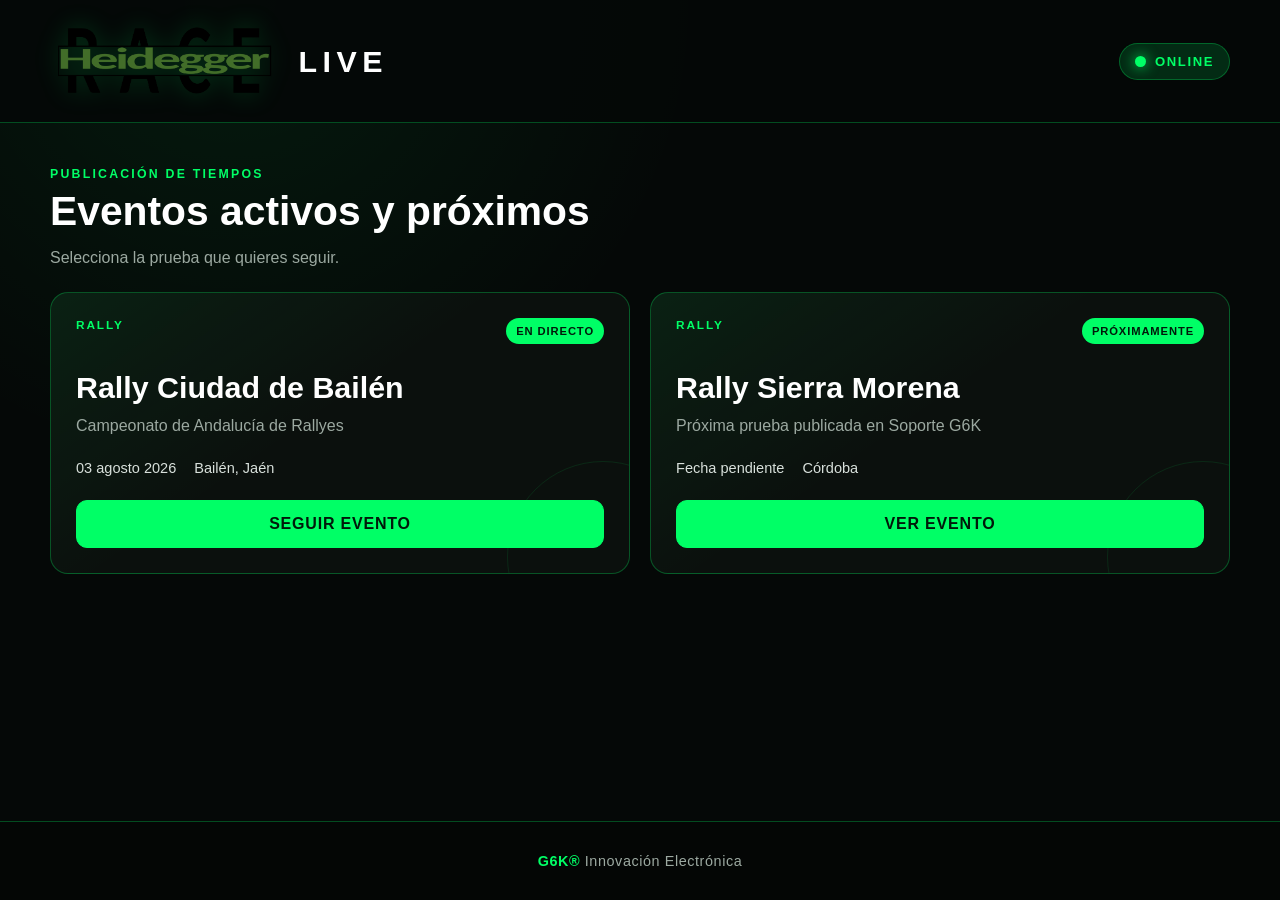
<file: tiempos/index.html>
<!DOCTYPE html>
<html lang="es">
<head>
  <meta charset="UTF-8">
  <meta name="viewport" content="width=device-width, initial-scale=1.0">
  <meta name="theme-color" content="#050807">
  <title>Heidegger Live</title>
  <style>
    :root{--bg:#050807;--panel:#0b100d;--green:#00ff66;--green-soft:rgba(0,255,102,.15);--white:#fff;--muted:#9ca9a1;--line:rgba(0,255,102,.28)}
    *{box-sizing:border-box;margin:0;padding:0} html{color-scheme:dark}
    body{min-height:100vh;display:flex;flex-direction:column;background:radial-gradient(circle at 18% 0%,rgba(0,255,102,.08),transparent 34%),var(--bg);color:var(--white);font-family:Arial,Helvetica,sans-serif}
    .site-header{border-bottom:1px solid var(--line);background:rgba(5,8,7,.94)}
    .header-inner{width:min(1180px,calc(100% - 32px));min-height:122px;margin:auto;display:flex;align-items:center;justify-content:space-between;gap:24px}
    .brand{display:flex;align-items:center;gap:22px;min-width:0}.brand-logo{width:auto;height:82px;display:block;object-fit:contain;filter:drop-shadow(0 0 12px rgba(0,255,102,.22))}
    .brand-live{color:var(--white);font-size:clamp(1.35rem,2.4vw,1.9rem);font-weight:900;letter-spacing:.18em;line-height:1}
    .online-status{display:inline-flex;align-items:center;gap:9px;padding:10px 15px;border:1px solid var(--line);border-radius:999px;background:var(--green-soft);color:var(--green);font-size:.82rem;font-weight:900;letter-spacing:.12em;white-space:nowrap}.online-light{width:11px;height:11px;border-radius:50%;background:var(--green);box-shadow:0 0 14px var(--green)}
    main{width:min(1180px,calc(100% - 32px));flex:1;margin:0 auto;padding:44px 0 60px}.section-heading{margin-bottom:22px}.section-kicker{display:block;margin-bottom:8px;color:var(--green);font-size:.77rem;font-weight:900;letter-spacing:.18em;text-transform:uppercase}.section-title{font-size:clamp(1.7rem,4vw,2.55rem);line-height:1.12}.section-text{margin-top:10px;color:var(--muted);line-height:1.6}
    .events-grid{display:grid;grid-template-columns:repeat(2,minmax(0,1fr));gap:20px}.event-card{position:relative;overflow:hidden;min-height:250px;display:flex;flex-direction:column;padding:25px;border:1px solid var(--line);border-radius:18px;background:linear-gradient(145deg,rgba(0,255,102,.07),transparent 46%),var(--panel)}
    .event-card::after{content:"";position:absolute;right:-70px;bottom:-80px;width:190px;height:190px;border:1px solid rgba(0,255,102,.10);border-radius:50%}.event-top{position:relative;z-index:1;display:flex;justify-content:space-between;align-items:flex-start;gap:16px}.event-type{color:var(--green);font-size:.74rem;font-weight:900;letter-spacing:.16em;text-transform:uppercase}.event-state{padding:7px 10px;border-radius:999px;background:var(--green);color:#001a0a;font-size:.7rem;font-weight:900;letter-spacing:.08em;white-space:nowrap}
    .event-card h2{position:relative;z-index:1;margin-top:26px;font-size:clamp(1.35rem,3vw,1.9rem);line-height:1.18}.event-championship{position:relative;z-index:1;margin-top:8px;color:var(--muted);line-height:1.5}.event-meta{position:relative;z-index:1;display:flex;flex-wrap:wrap;gap:10px 18px;margin-top:22px;color:#d8e0db;font-size:.91rem}.event-action{position:relative;z-index:1;width:100%;margin-top:auto;padding-top:24px}.event-button{width:100%;display:inline-flex;align-items:center;justify-content:center;min-height:48px;border:1px solid var(--green);border-radius:11px;background:var(--green);color:#001a0a;font:inherit;font-weight:900;letter-spacing:.05em;text-decoration:none;cursor:pointer}.event-button:hover{filter:brightness(1.08)}
    .site-footer{border-top:1px solid var(--line);background:#040605}.footer-inner{width:min(1180px,calc(100% - 32px));min-height:78px;margin:auto;display:flex;align-items:center;justify-content:center;color:var(--muted);font-size:.9rem;letter-spacing:.04em;text-align:center}.footer-inner strong{color:var(--green)}
    @media(max-width:760px){.header-inner{min-height:102px}.brand-logo{width:auto;height:66px}.brand-live{font-size:1.12rem}.online-status{padding:9px 11px;font-size:.7rem}main{padding-top:32px}.events-grid{grid-template-columns:1fr}}
    @media(max-width:440px){.header-inner,main,.footer-inner{width:min(100% - 22px,1180px)}.header-inner{gap:12px}.brand{gap:12px}.brand-logo{width:auto;height:54px}.brand-live{font-size:.96rem}.online-status{gap:6px;padding:8px 9px}.online-light{width:9px;height:9px}.event-card{padding:21px}}
  </style>
</head>
<body>
  <header class="site-header">
    <div class="header-inner">
      <div class="brand">
        <img class="brand-logo" src="../heideggerRACE.png" alt="Logotipo Heidegger" onerror="this.style.display='none'">
        <span class="brand-live">LIVE</span>
      </div>
      <div class="online-status" aria-label="Sistema online"><span class="online-light"></span>ONLINE</div>
    </div>
  </header>

  <main>
    <section aria-labelledby="eventos-title">
      <div class="section-heading">
        <span class="section-kicker">Publicación de tiempos</span>
        <h1 class="section-title" id="eventos-title">Eventos activos y próximos</h1>
        <p class="section-text">Selecciona la prueba que quieres seguir.</p>
      </div>

      <div class="events-grid">
        <article class="event-card">
          <div class="event-top"><span class="event-type">Rally</span><span class="event-state">EN DIRECTO</span></div>
          <h2>Rally Ciudad de Bailén</h2>
          <p class="event-championship">Campeonato de Andalucía de Rallyes</p>
          <div class="event-meta"><span>03 agosto 2026</span><span>Bailén, Jaén</span></div>
          <div class="event-action"><a class="event-button" href="./evento.html?evento=rally-ciudad-bailen">SEGUIR EVENTO</a></div>
        </article>

        <article class="event-card">
          <div class="event-top"><span class="event-type">Rally</span><span class="event-state">PRÓXIMAMENTE</span></div>
          <h2>Rally Sierra Morena</h2>
          <p class="event-championship">Próxima prueba publicada en Soporte G6K</p>
          <div class="event-meta"><span>Fecha pendiente</span><span>Córdoba</span></div>
          <div class="event-action"><a class="event-button" href="./evento.html?evento=rally-sierra-morena">VER EVENTO</a></div>
        </article>
      </div>
    </section>
  </main>

  <footer class="site-footer"><div class="footer-inner"><span><strong>G6K®</strong> Innovación Electrónica</span></div></footer>
</body>
</html>
</file>
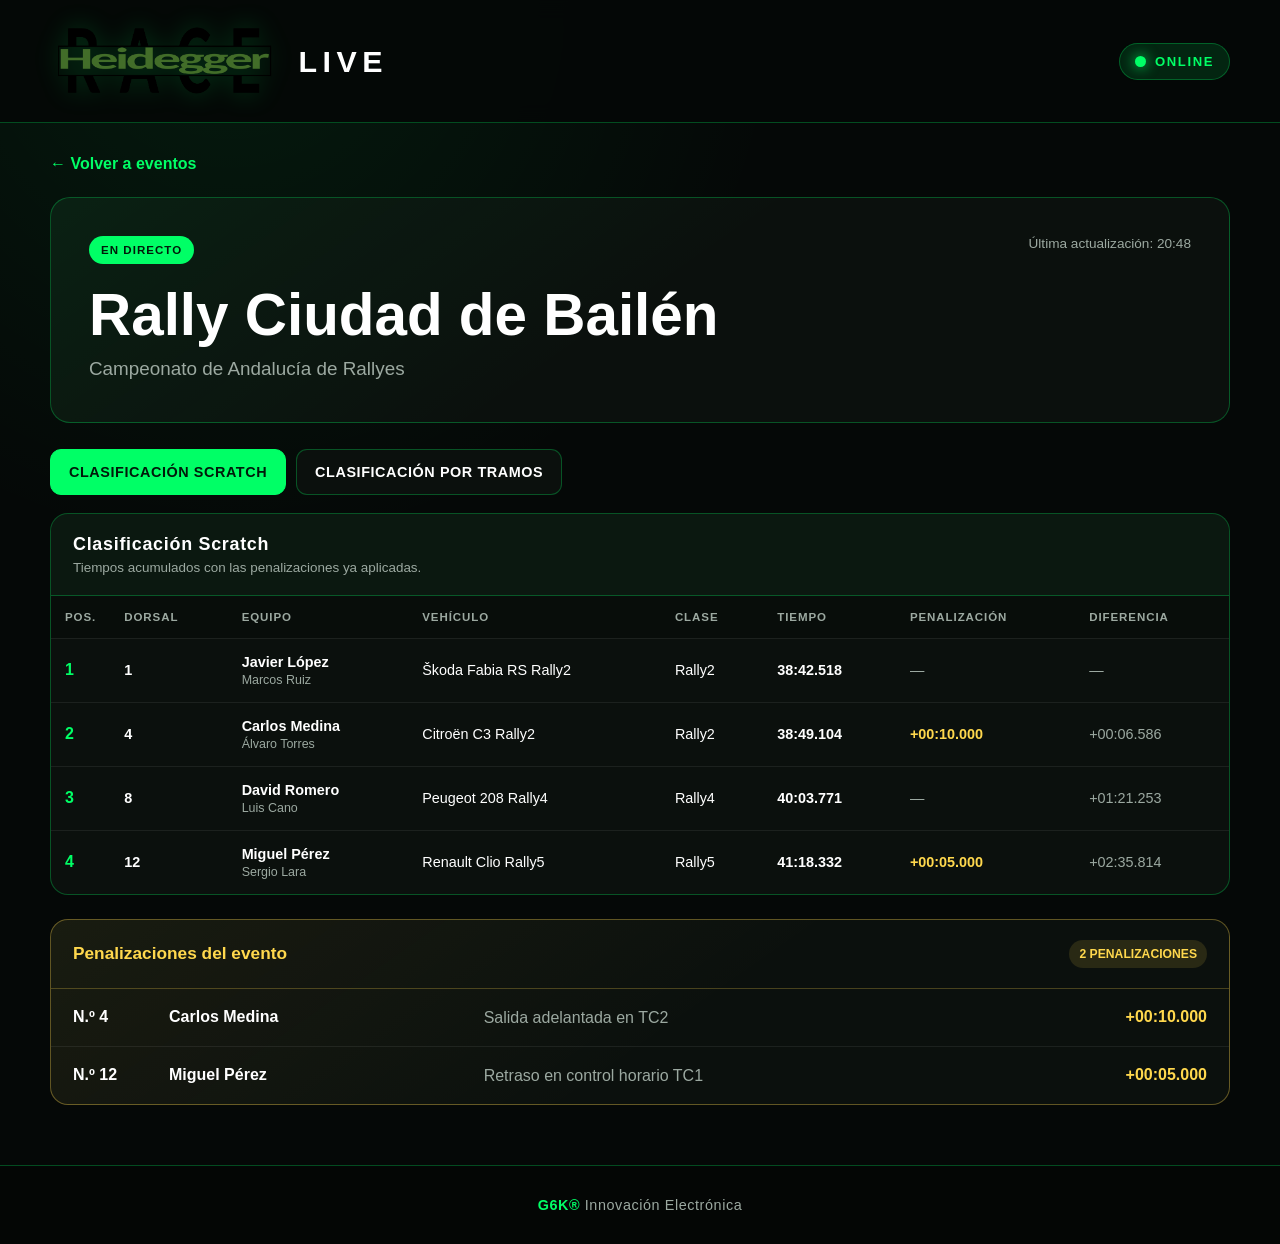
<file: tiempos/evento.html>
<!DOCTYPE html>
<html lang="es">
<head>
  <meta charset="UTF-8">
  <meta name="viewport" content="width=device-width, initial-scale=1.0">
  <meta name="theme-color" content="#050807">
  <title>Evento | Heidegger Live</title>

  <style>
    :root{
      --bg:#050807;
      --panel:#0b100d;
      --panel-2:#0f1712;
      --green:#00ff66;
      --green-soft:rgba(0,255,102,.12);
      --white:#ffffff;
      --muted:#9ca9a1;
      --line:rgba(0,255,102,.28);
      --yellow:#ffd84d;
    }

    *{box-sizing:border-box;margin:0;padding:0}
    html{color-scheme:dark}

    body{
      min-height:100vh;
      display:flex;
      flex-direction:column;
      background:radial-gradient(circle at 18% 0%,rgba(0,255,102,.08),transparent 34%),var(--bg);
      color:var(--white);
      font-family:Arial,Helvetica,sans-serif;
    }

    .site-header{
      border-bottom:1px solid var(--line);
      background:rgba(5,8,7,.94);
      backdrop-filter:blur(10px);
    }

    .header-inner{
      width:min(1180px,calc(100% - 32px));
      min-height:122px;
      margin:auto;
      display:flex;
      align-items:center;
      justify-content:space-between;
      gap:24px;
    }

    .brand{display:flex;align-items:center;gap:22px;min-width:0}

    .brand-logo{
      width:auto;
      height:82px;
      display:block;
      object-fit:contain;
      filter:drop-shadow(0 0 12px rgba(0,255,102,.22));
    }

    .brand-live{
      color:var(--white);
      font-size:clamp(1.35rem,2.4vw,1.9rem);
      font-weight:900;
      letter-spacing:.18em;
      line-height:1;
    }

    .online-status{
      display:inline-flex;
      align-items:center;
      gap:9px;
      padding:10px 15px;
      border:1px solid var(--line);
      border-radius:999px;
      background:var(--green-soft);
      color:var(--green);
      font-size:.82rem;
      font-weight:900;
      letter-spacing:.12em;
      white-space:nowrap;
    }

    .online-light{
      width:11px;
      height:11px;
      border-radius:50%;
      background:var(--green);
      box-shadow:0 0 14px var(--green);
    }

    main{
      width:min(1180px,calc(100% - 32px));
      flex:1;
      margin:0 auto;
      padding:32px 0 60px;
    }

    .back-link{
      display:inline-flex;
      align-items:center;
      gap:8px;
      margin-bottom:24px;
      color:var(--green);
      font-weight:800;
      text-decoration:none;
    }

    .back-link:hover{text-decoration:underline}

    .event-head{
      padding:clamp(24px,4vw,38px);
      border:1px solid var(--line);
      border-radius:20px;
      background:linear-gradient(145deg,rgba(0,255,102,.07),transparent 50%),var(--panel);
    }

    .event-head-top{
      display:flex;
      align-items:flex-start;
      justify-content:space-between;
      gap:18px;
      flex-wrap:wrap;
    }

    .event-status{
      display:inline-flex;
      padding:8px 12px;
      border-radius:999px;
      background:var(--green);
      color:#001a0a;
      font-size:.72rem;
      font-weight:900;
      letter-spacing:.09em;
    }

    .event-update{color:var(--muted);font-size:.85rem}

    .event-title{
      margin-top:20px;
      font-size:clamp(2rem,5vw,3.65rem);
      line-height:1.05;
    }

    .event-subtitle{
      margin-top:10px;
      color:var(--muted);
      font-size:clamp(1rem,2vw,1.18rem);
      line-height:1.5;
    }

    .tabs{
      display:flex;
      gap:10px;
      margin:26px 0 18px;
      overflow-x:auto;
      scrollbar-width:none;
    }

    .tabs::-webkit-scrollbar{display:none}

    .tab-button{
      min-height:46px;
      padding:0 18px;
      border:1px solid var(--line);
      border-radius:11px;
      background:var(--panel);
      color:var(--white);
      font:inherit;
      font-size:.9rem;
      font-weight:900;
      letter-spacing:.04em;
      white-space:nowrap;
      cursor:pointer;
    }

    .tab-button.active{
      border-color:var(--green);
      background:var(--green);
      color:#001a0a;
    }

    .tab-panel{display:none}
    .tab-panel.active{display:block}

    .section-card{
      border:1px solid var(--line);
      border-radius:18px;
      background:var(--panel);
      overflow:hidden;
    }

    .section-header{
      display:flex;
      justify-content:space-between;
      align-items:center;
      gap:16px;
      flex-wrap:wrap;
      padding:20px 22px;
      border-bottom:1px solid var(--line);
      background:rgba(0,255,102,.035);
    }

    .section-title{font-size:1.12rem;letter-spacing:.04em}
    .section-note{margin-top:5px;color:var(--muted);font-size:.84rem}

    .stage-select{
      min-height:40px;
      padding:0 38px 0 12px;
      border:1px solid var(--line);
      border-radius:9px;
      background:var(--panel-2);
      color:var(--white);
      font:inherit;
      font-size:.88rem;
      font-weight:700;
    }

    .table-wrap{width:100%;overflow-x:auto}

    table{
      width:100%;
      min-width:900px;
      border-collapse:collapse;
    }

    th,td{
      padding:15px 14px;
      border-bottom:1px solid rgba(255,255,255,.07);
      text-align:left;
      white-space:nowrap;
    }

    th{
      color:var(--muted);
      font-size:.72rem;
      letter-spacing:.08em;
      text-transform:uppercase;
      background:#080d0a;
    }

    td{font-size:.9rem}
    tbody tr:hover{background:rgba(0,255,102,.035)}
    tbody tr:last-child td{border-bottom:0}

    .position{width:54px;color:var(--green);font-size:1rem;font-weight:900}
    .bib{font-weight:900}
    .team-main{display:block;font-weight:800}
    .team-co{display:block;margin-top:3px;color:var(--muted);font-size:.78rem}
    .time{font-weight:900;font-variant-numeric:tabular-nums}
    .gap{color:var(--muted);font-variant-numeric:tabular-nums}
    .penalty{color:var(--yellow);font-weight:900;font-variant-numeric:tabular-nums}
    .no-penalty{color:var(--muted)}

    .penalties-card{
      margin-top:24px;
      border:1px solid rgba(255,216,77,.35);
      border-radius:18px;
      background:linear-gradient(145deg,rgba(255,216,77,.06),transparent 55%),var(--panel);
      overflow:hidden;
    }

    .penalties-header{
      display:flex;
      align-items:center;
      justify-content:space-between;
      gap:16px;
      padding:20px 22px;
      border-bottom:1px solid rgba(255,216,77,.25);
    }

    .penalties-title{color:var(--yellow);font-size:1.08rem}

    .penalty-count{
      padding:7px 10px;
      border-radius:999px;
      background:rgba(255,216,77,.12);
      color:var(--yellow);
      font-size:.76rem;
      font-weight:900;
    }

    .penalty-list{list-style:none}

    .penalty-item{
      display:grid;
      grid-template-columns:80px minmax(180px,1fr) minmax(220px,2fr) 110px;
      gap:16px;
      align-items:center;
      padding:17px 22px;
      border-bottom:1px solid rgba(255,255,255,.07);
    }

    .penalty-item:last-child{border-bottom:0}
    .penalty-bib{color:var(--white);font-weight:900}
    .penalty-driver{font-weight:800}
    .penalty-reason{color:var(--muted);line-height:1.45}
    .penalty-value{color:var(--yellow);font-weight:900;text-align:right}

    .site-footer{border-top:1px solid var(--line);background:#040605}

    .footer-inner{
      width:min(1180px,calc(100% - 32px));
      min-height:78px;
      margin:auto;
      display:flex;
      align-items:center;
      justify-content:center;
      color:var(--muted);
      font-size:.9rem;
      letter-spacing:.04em;
      text-align:center;
    }

    .footer-inner strong{color:var(--green)}

    @media(max-width:760px){
      .header-inner{min-height:102px}
      .brand-logo{height:66px}
      .brand-live{font-size:1.12rem}
      .online-status{padding:9px 11px;font-size:.7rem}
      main{padding-top:26px}
      .penalty-item{grid-template-columns:60px 1fr auto}
      .penalty-reason{grid-column:2 / 4}
    }

    @media(max-width:440px){
      .header-inner,main,.footer-inner{width:min(100% - 22px,1180px)}
      .header-inner{gap:12px}
      .brand{gap:12px}
      .brand-logo{height:54px}
      .brand-live{font-size:.96rem}
      .online-status{gap:6px;padding:8px 9px}
      .online-light{width:9px;height:9px}
      .section-header,.penalties-header{padding:17px}
      .penalty-item{padding:16px 17px}
    }
  </style>
</head>
<body>
  <header class="site-header">
    <div class="header-inner">
      <div class="brand">
        <img class="brand-logo" src="../heideggerRACE.png" alt="Logotipo Heidegger" onerror="this.style.display='none'">
        <span class="brand-live">LIVE</span>
      </div>

      <div class="online-status" aria-label="Sistema online">
        <span class="online-light"></span>
        ONLINE
      </div>
    </div>
  </header>

  <main>
    <a class="back-link" href="index.html">← Volver a eventos</a>

    <section class="event-head">
      <div class="event-head-top">
        <span class="event-status" id="eventStatus">EN DIRECTO</span>
        <span class="event-update">Última actualización: 20:48</span>
      </div>

      <h1 class="event-title" id="eventTitle">Rally Ciudad de Bailén</h1>
      <p class="event-subtitle" id="eventSubtitle">Campeonato de Andalucía de Rallyes</p>
    </section>

    <nav class="tabs" aria-label="Clasificaciones del evento">
      <button class="tab-button active" type="button" data-tab="scratch">CLASIFICACIÓN SCRATCH</button>
      <button class="tab-button" type="button" data-tab="tramos">CLASIFICACIÓN POR TRAMOS</button>
    </nav>

    <section class="tab-panel active" id="scratch">
      <div class="section-card">
        <div class="section-header">
          <div>
            <h2 class="section-title">Clasificación Scratch</h2>
            <p class="section-note">Tiempos acumulados con las penalizaciones ya aplicadas.</p>
          </div>
        </div>

        <div class="table-wrap">
          <table>
            <thead>
              <tr>
                <th>Pos.</th>
                <th>Dorsal</th>
                <th>Equipo</th>
                <th>Vehículo</th>
                <th>Clase</th>
                <th>Tiempo</th>
                <th>Penalización</th>
                <th>Diferencia</th>
              </tr>
            </thead>
            <tbody id="scratchBody"></tbody>
          </table>
        </div>
      </div>
    </section>

    <section class="tab-panel" id="tramos">
      <div class="section-card">
        <div class="section-header">
          <div>
            <h2 class="section-title">Clasificación por tramos</h2>
            <p class="section-note">Selecciona el tramo para consultar su clasificación.</p>
          </div>

          <select class="stage-select" id="stageSelect" aria-label="Seleccionar tramo">
            <option value="TC1">TC1 · El Rumblar</option>
            <option value="TC2">TC2 · Sierra Morena</option>
            <option value="TC3">TC3 · La Dehesilla</option>
          </select>
        </div>

        <div class="table-wrap">
          <table>
            <thead>
              <tr>
                <th>Pos.</th>
                <th>Dorsal</th>
                <th>Equipo</th>
                <th>Vehículo</th>
                <th>Tiempo tramo</th>
                <th>Penalización</th>
                <th>Tiempo total</th>
                <th>Diferencia</th>
              </tr>
            </thead>
            <tbody id="stageBody"></tbody>
          </table>
        </div>
      </div>
    </section>

    <section class="penalties-card" aria-labelledby="penaltiesTitle">
      <div class="penalties-header">
        <h2 class="penalties-title" id="penaltiesTitle">Penalizaciones del evento</h2>
        <span class="penalty-count" id="penaltyCount">2 PENALIZACIONES</span>
      </div>
      <ul class="penalty-list" id="penaltyList"></ul>
    </section>
  </main>

  <footer class="site-footer">
    <div class="footer-inner">
      <span><strong>G6K®</strong> Innovación Electrónica</span>
    </div>
  </footer>

  <script>
    const eventos = {
      "rally-ciudad-bailen": {
        titulo: "Rally Ciudad de Bailén",
        subtitulo: "Campeonato de Andalucía de Rallyes",
        estado: "EN DIRECTO"
      },
      "rally-sierra-morena": {
        titulo: "Rally Sierra Morena",
        subtitulo: "Próxima prueba publicada en Soporte G6K",
        estado: "PRÓXIMAMENTE"
      }
    };

    const clasificacionScratch = [
      {pos:1,dorsal:1,piloto:"Javier López",copiloto:"Marcos Ruiz",vehiculo:"Škoda Fabia RS Rally2",clase:"Rally2",tiempo:"38:42.518",penalizacion:"—",diferencia:"—"},
      {pos:2,dorsal:4,piloto:"Carlos Medina",copiloto:"Álvaro Torres",vehiculo:"Citroën C3 Rally2",clase:"Rally2",tiempo:"38:49.104",penalizacion:"+00:10.000",diferencia:"+00:06.586"},
      {pos:3,dorsal:8,piloto:"David Romero",copiloto:"Luis Cano",vehiculo:"Peugeot 208 Rally4",clase:"Rally4",tiempo:"40:03.771",penalizacion:"—",diferencia:"+01:21.253"},
      {pos:4,dorsal:12,piloto:"Miguel Pérez",copiloto:"Sergio Lara",vehiculo:"Renault Clio Rally5",clase:"Rally5",tiempo:"41:18.332",penalizacion:"+00:05.000",diferencia:"+02:35.814"}
    ];

    const clasificacionesTramo = {
      TC1: [
        {pos:1,dorsal:1,piloto:"Javier López",copiloto:"Marcos Ruiz",vehiculo:"Škoda Fabia RS Rally2",tiempo:"12:36.208",penalizacion:"—",total:"12:36.208",diferencia:"—"},
        {pos:2,dorsal:4,piloto:"Carlos Medina",copiloto:"Álvaro Torres",vehiculo:"Citroën C3 Rally2",tiempo:"12:39.414",penalizacion:"—",total:"12:39.414",diferencia:"+00:03.206"},
        {pos:3,dorsal:8,piloto:"David Romero",copiloto:"Luis Cano",vehiculo:"Peugeot 208 Rally4",tiempo:"13:02.180",penalizacion:"—",total:"13:02.180",diferencia:"+00:25.972"},
        {pos:4,dorsal:12,piloto:"Miguel Pérez",copiloto:"Sergio Lara",vehiculo:"Renault Clio Rally5",tiempo:"13:28.005",penalizacion:"+00:05.000",total:"13:33.005",diferencia:"+00:56.797"}
      ],
      TC2: [
        {pos:1,dorsal:4,piloto:"Carlos Medina",copiloto:"Álvaro Torres",vehiculo:"Citroën C3 Rally2",tiempo:"12:48.901",penalizacion:"+00:10.000",total:"12:58.901",diferencia:"—"},
        {pos:2,dorsal:1,piloto:"Javier López",copiloto:"Marcos Ruiz",vehiculo:"Škoda Fabia RS Rally2",tiempo:"12:51.333",penalizacion:"—",total:"12:51.333",diferencia:"+00:02.432"},
        {pos:3,dorsal:8,piloto:"David Romero",copiloto:"Luis Cano",vehiculo:"Peugeot 208 Rally4",tiempo:"13:17.410",penalizacion:"—",total:"13:17.410",diferencia:"+00:28.509"},
        {pos:4,dorsal:12,piloto:"Miguel Pérez",copiloto:"Sergio Lara",vehiculo:"Renault Clio Rally5",tiempo:"13:35.920",penalizacion:"—",total:"13:35.920",diferencia:"+00:47.019"}
      ],
      TC3: [
        {pos:1,dorsal:1,piloto:"Javier López",copiloto:"Marcos Ruiz",vehiculo:"Škoda Fabia RS Rally2",tiempo:"13:14.977",penalizacion:"—",total:"13:14.977",diferencia:"—"},
        {pos:2,dorsal:4,piloto:"Carlos Medina",copiloto:"Álvaro Torres",vehiculo:"Citroën C3 Rally2",tiempo:"13:20.789",penalizacion:"—",total:"13:20.789",diferencia:"+00:05.812"},
        {pos:3,dorsal:8,piloto:"David Romero",copiloto:"Luis Cano",vehiculo:"Peugeot 208 Rally4",tiempo:"13:44.181",penalizacion:"—",total:"13:44.181",diferencia:"+00:29.204"},
        {pos:4,dorsal:12,piloto:"Miguel Pérez",copiloto:"Sergio Lara",vehiculo:"Renault Clio Rally5",tiempo:"14:14.407",penalizacion:"—",total:"14:14.407",diferencia:"+00:59.430"}
      ]
    };

    const penalizaciones = [
      {dorsal:4,piloto:"Carlos Medina",motivo:"Salida adelantada en TC2",valor:"+00:10.000"},
      {dorsal:12,piloto:"Miguel Pérez",motivo:"Retraso en control horario TC1",valor:"+00:05.000"}
    ];

    function teamCell(item){
      return `<span class="team-main">${item.piloto}</span><span class="team-co">${item.copiloto}</span>`;
    }

    function penaltyCell(value){
      return value === "—" ? '<span class="no-penalty">—</span>' : `<span class="penalty">${value}</span>`;
    }

    function renderScratch(){
      document.getElementById("scratchBody").innerHTML = clasificacionScratch.map(item => `
        <tr>
          <td class="position">${item.pos}</td>
          <td class="bib">${item.dorsal}</td>
          <td>${teamCell(item)}</td>
          <td>${item.vehiculo}</td>
          <td>${item.clase}</td>
          <td class="time">${item.tiempo}</td>
          <td>${penaltyCell(item.penalizacion)}</td>
          <td class="gap">${item.diferencia}</td>
        </tr>
      `).join("");
    }

    function renderStage(stageId){
      const rows = clasificacionesTramo[stageId] || [];
      document.getElementById("stageBody").innerHTML = rows.map(item => `
        <tr>
          <td class="position">${item.pos}</td>
          <td class="bib">${item.dorsal}</td>
          <td>${teamCell(item)}</td>
          <td>${item.vehiculo}</td>
          <td class="time">${item.tiempo}</td>
          <td>${penaltyCell(item.penalizacion)}</td>
          <td class="time">${item.total}</td>
          <td class="gap">${item.diferencia}</td>
        </tr>
      `).join("");
    }

    function renderPenalties(){
      const list = document.getElementById("penaltyList");
      const count = document.getElementById("penaltyCount");
      count.textContent = `${penalizaciones.length} ${penalizaciones.length === 1 ? "PENALIZACIÓN" : "PENALIZACIONES"}`;
      list.innerHTML = penalizaciones.map(item => `
        <li class="penalty-item">
          <span class="penalty-bib">N.º ${item.dorsal}</span>
          <span class="penalty-driver">${item.piloto}</span>
          <span class="penalty-reason">${item.motivo}</span>
          <span class="penalty-value">${item.valor}</span>
        </li>
      `).join("");
    }

    document.querySelectorAll(".tab-button").forEach(button => {
      button.addEventListener("click", () => {
        document.querySelectorAll(".tab-button").forEach(item => item.classList.remove("active"));
        document.querySelectorAll(".tab-panel").forEach(item => item.classList.remove("active"));
        button.classList.add("active");
        document.getElementById(button.dataset.tab).classList.add("active");
      });
    });

    document.getElementById("stageSelect").addEventListener("change", event => {
      renderStage(event.target.value);
    });

    const parametros = new URLSearchParams(window.location.search);
    const idEvento = parametros.get("evento");
    const evento = eventos[idEvento] || eventos["rally-ciudad-bailen"];

    document.getElementById("eventTitle").textContent = evento.titulo;
    document.getElementById("eventSubtitle").textContent = evento.subtitulo;
    document.getElementById("eventStatus").textContent = evento.estado;
    document.title = evento.titulo + " | Heidegger Live";

    renderScratch();
    renderStage("TC1");
    renderPenalties();
  </script>
</body>
</html>
</file>
